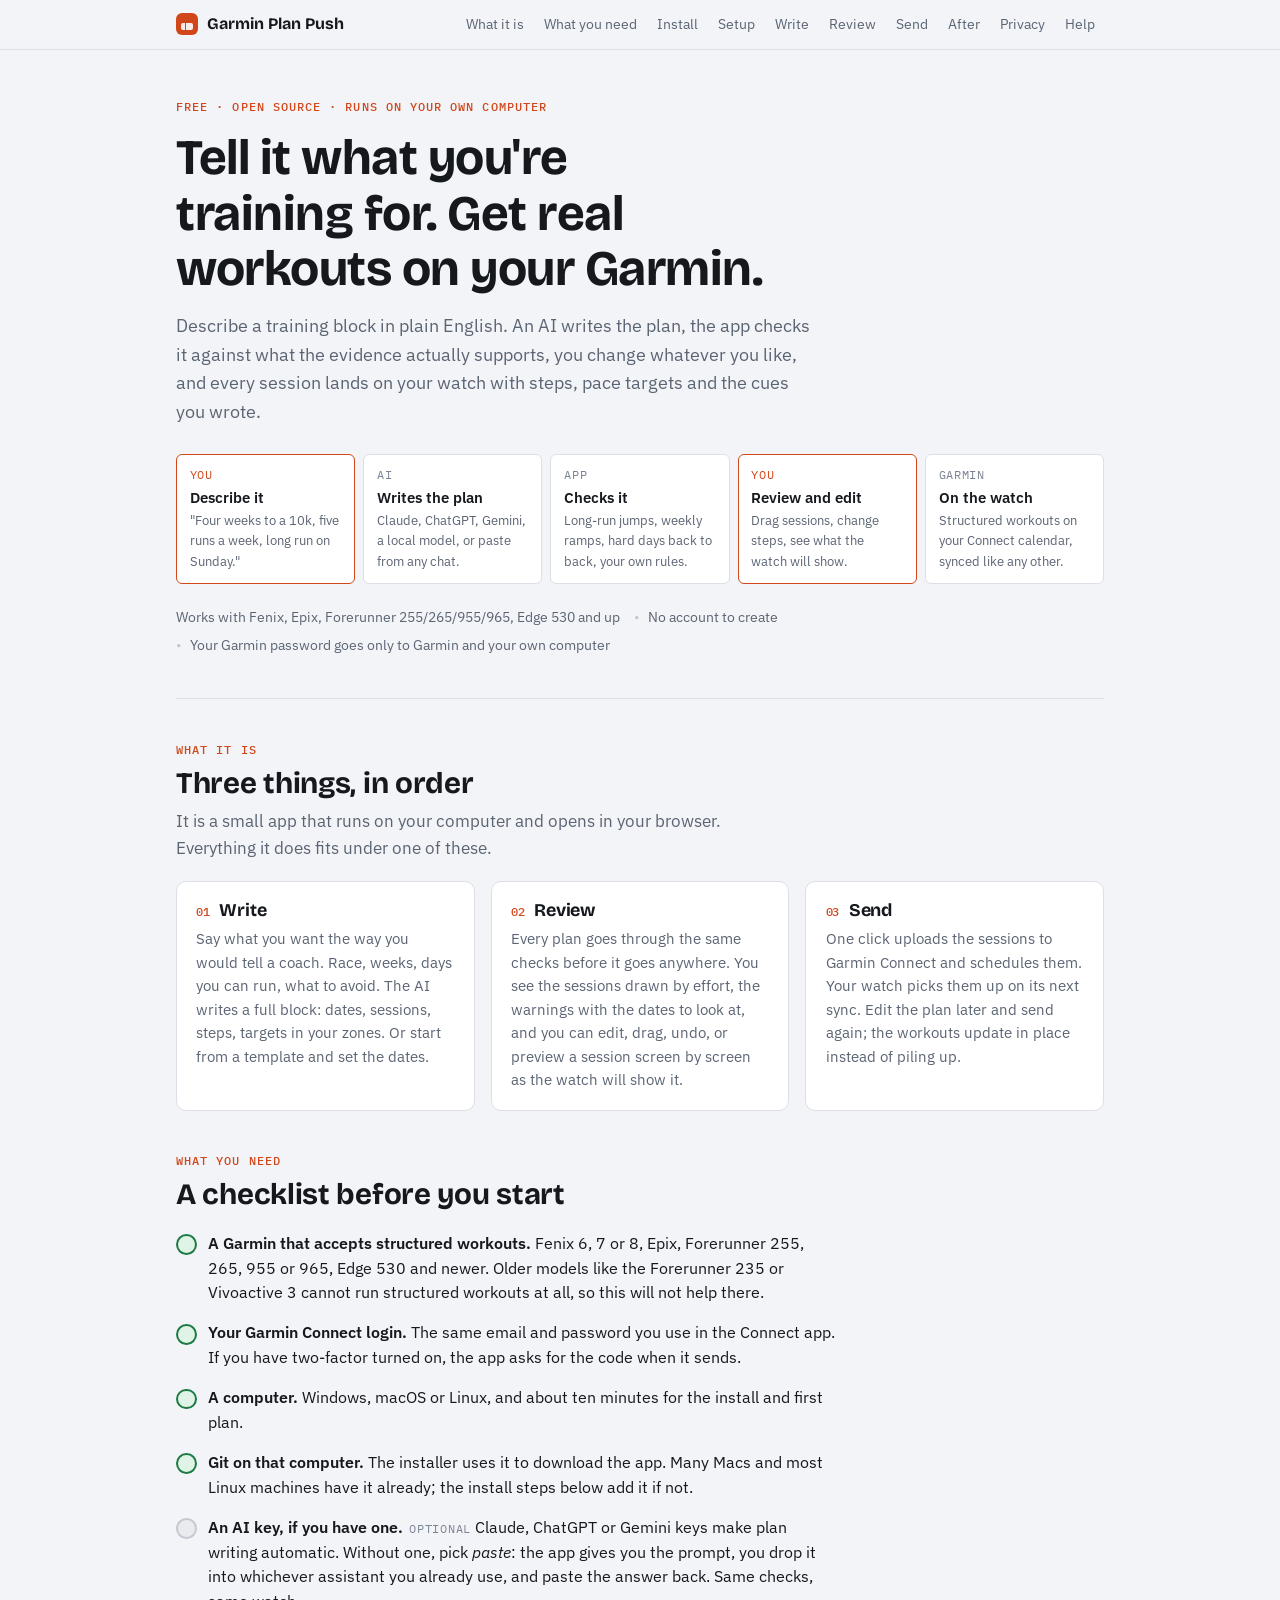
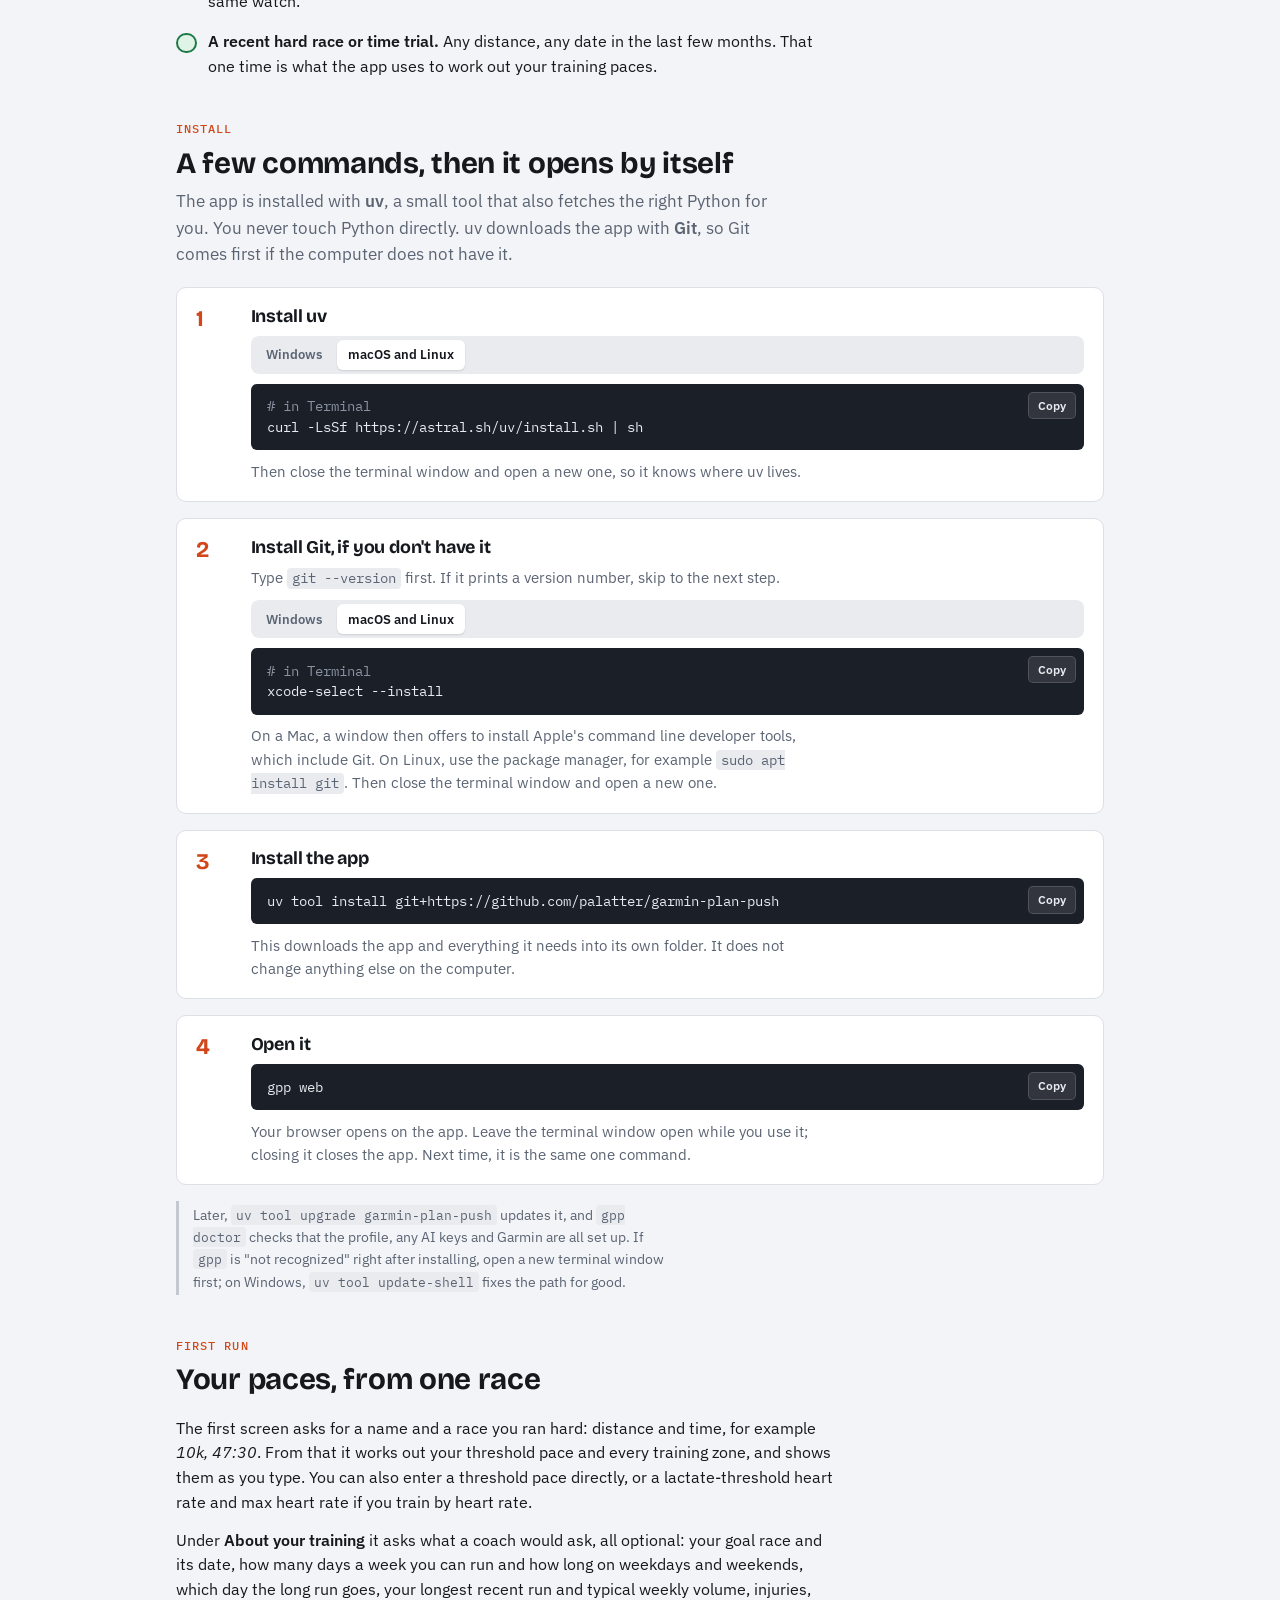
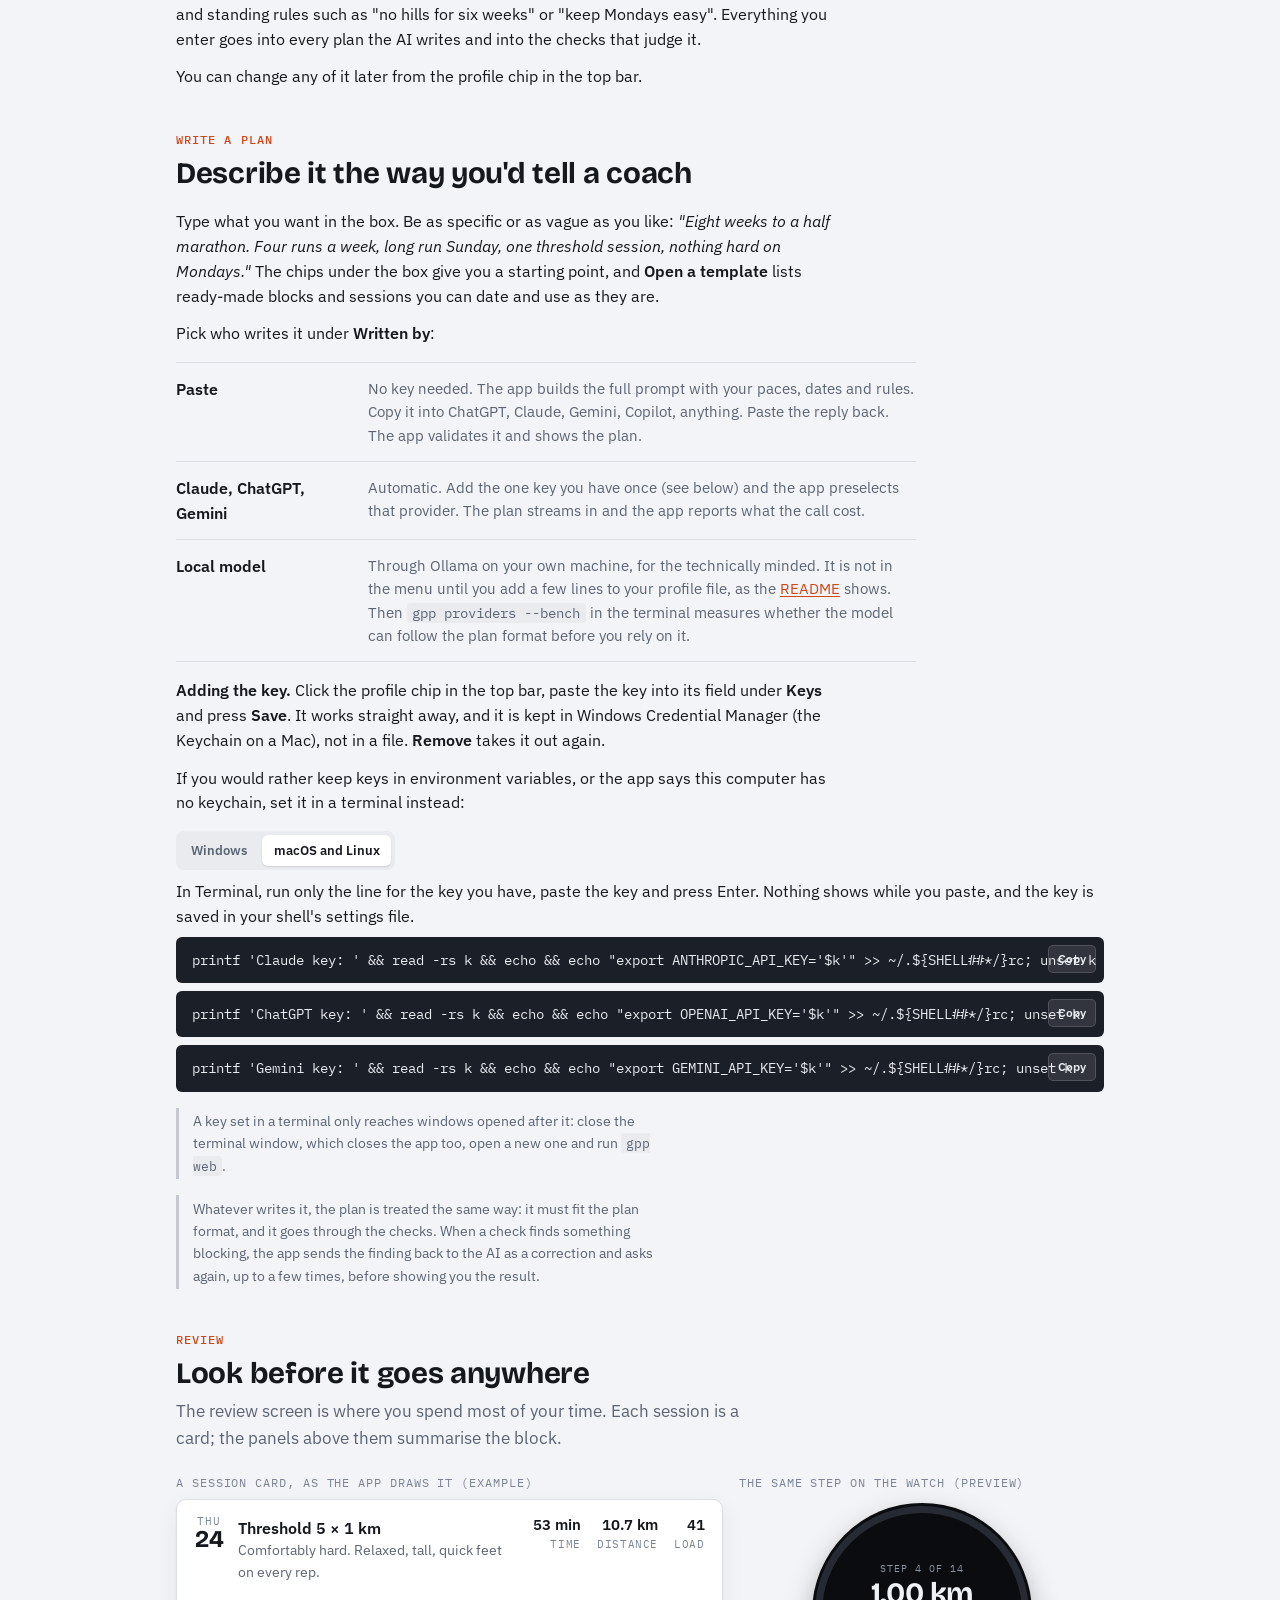
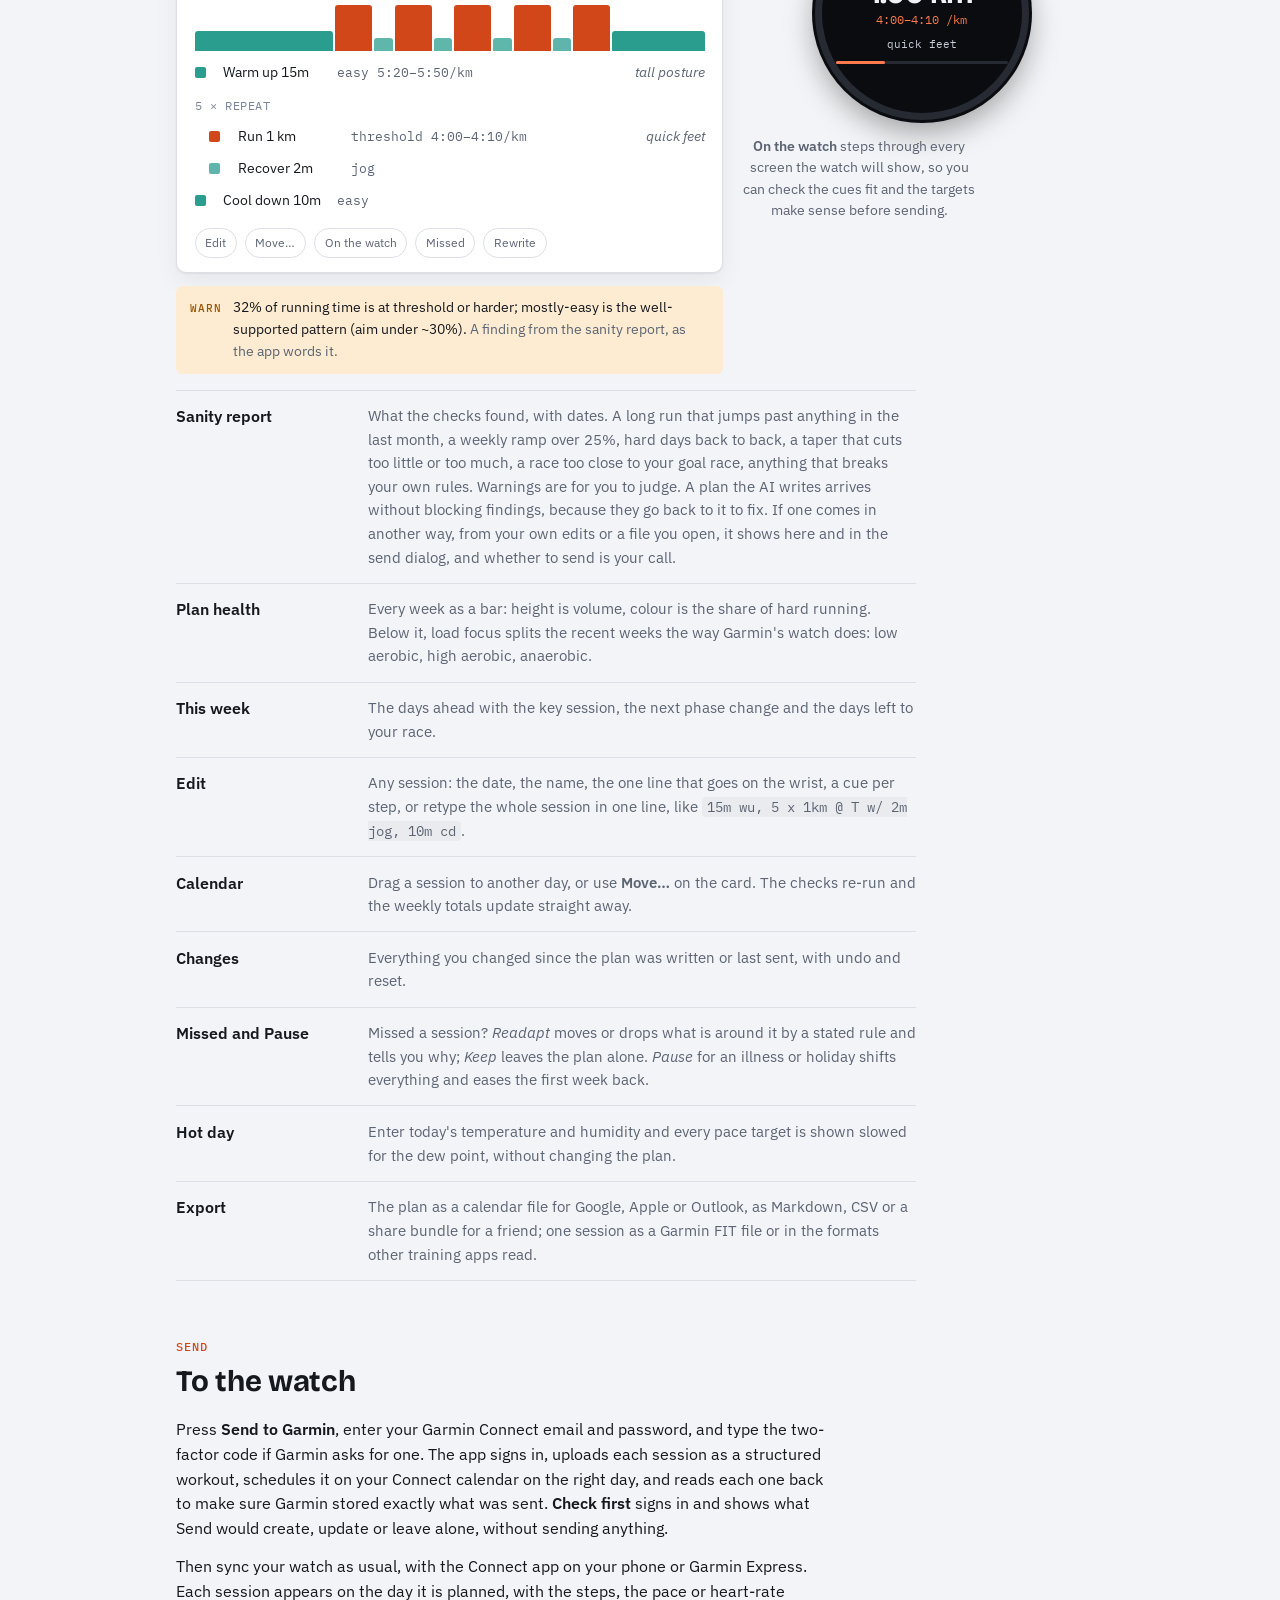
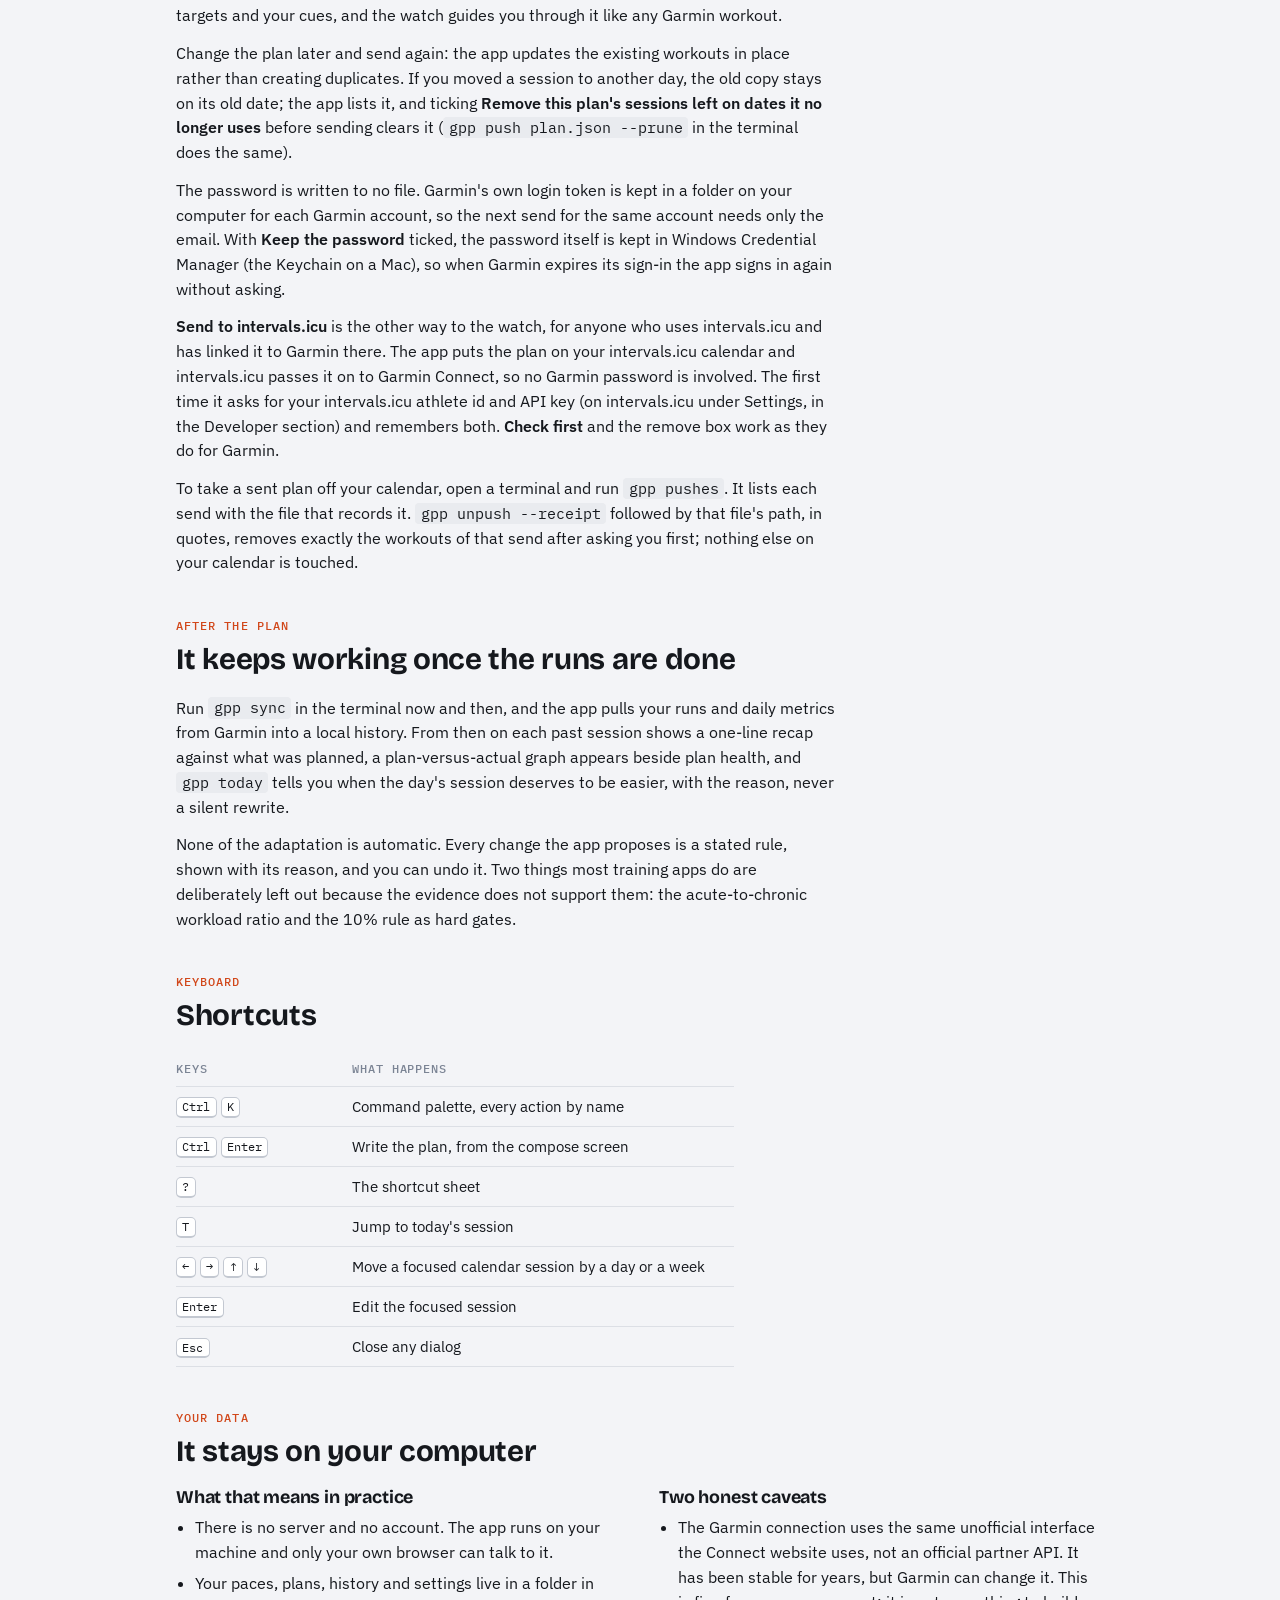
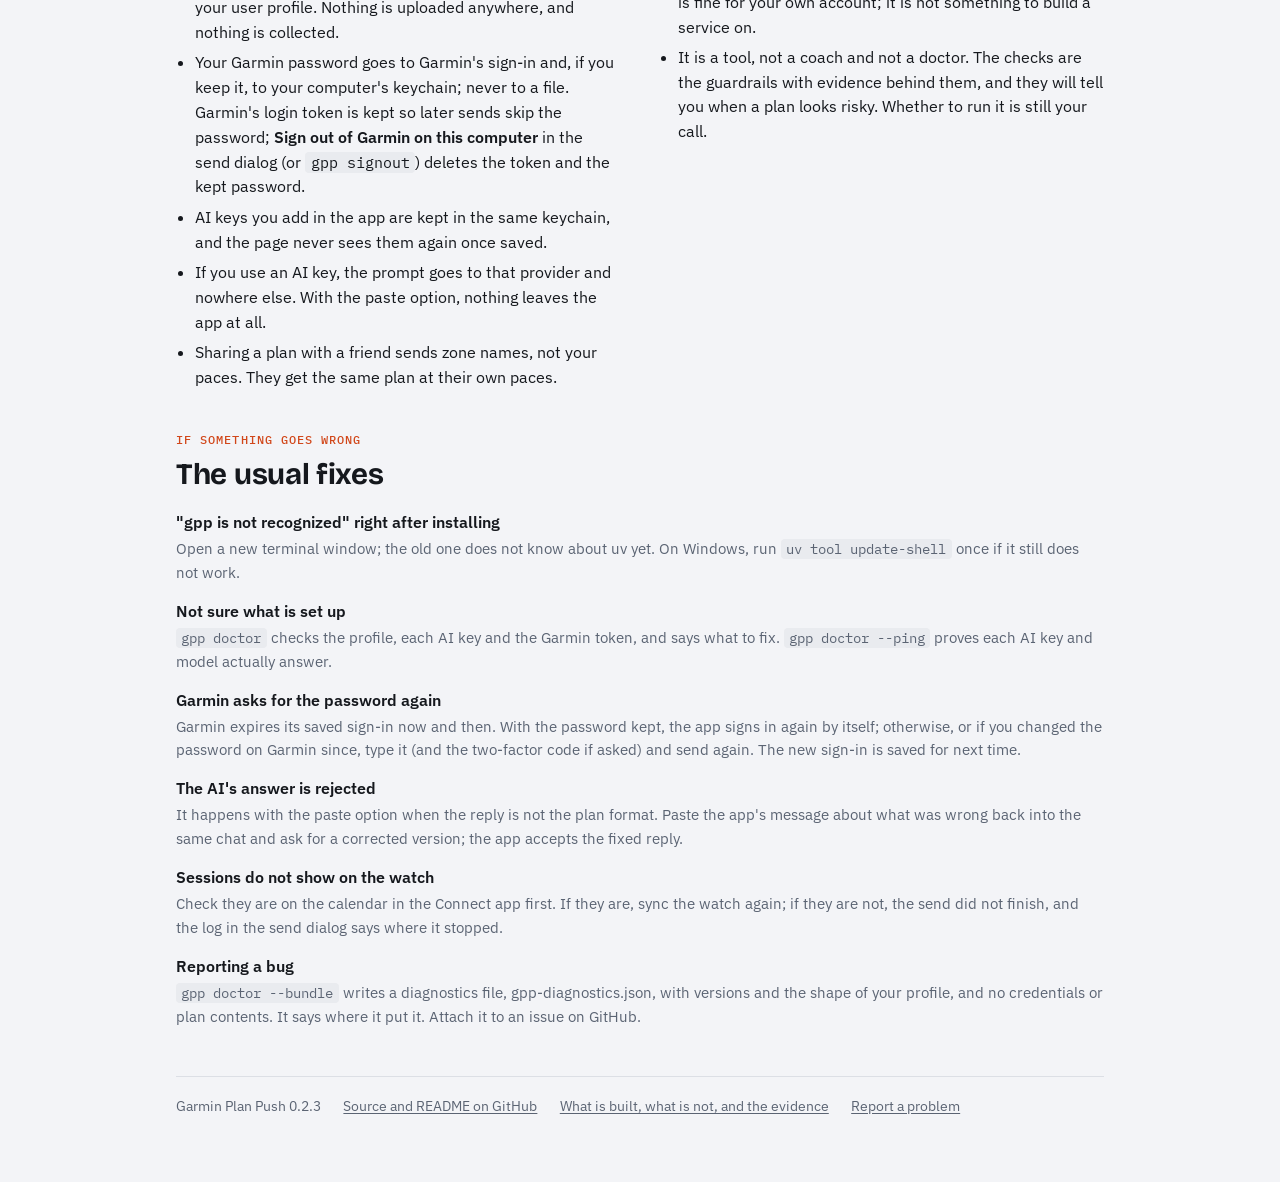
<file: docs/index.html>
<!doctype html>
<html lang="en">
<head>
<meta charset="utf-8">
<meta name="viewport" content="width=device-width, initial-scale=1, viewport-fit=cover">
<meta name="color-scheme" content="light dark">
<meta name="description" content="What Garmin Plan Push is, how to install it, and how to write, review and send a training plan to a Garmin watch.">
<meta name="theme-color" content="#d1471a">
<meta property="og:title" content="Garmin Plan Push Guide">
<meta property="og:description" content="What Garmin Plan Push is, how to install it, and how to write, review and send a training plan to a Garmin watch.">
<meta property="og:url" content="https://palatter.github.io/garmin-plan-push/">
<meta property="og:type" content="website">
<link rel="icon" href="icon.svg" type="image/svg+xml">
<title>Garmin Plan Push Guide</title>
<link rel="preconnect" href="https://fonts.googleapis.com">
<style>
  :root {
    --ground: #f3f4f7;
    --surface: #ffffff;
    --surface-2: #e9ebef;
    --ink: #15181d;
    --muted: #5b6473;
    --faint: #7b8494;
    --line: #dcdfe5;
    --line-strong: #c3c8d1;
    --accent: #d1471a;
    --accent-ink: #ffffff;
    --accent-soft: #fbe6de;
    --ok: #1d7a44;
    --ok-soft: #dff3e6;
    --warn: #9a5400;
    --warn-soft: #fdecd2;
    --easy: #2a9d8f;
    --threshold: #d1471a;
    --hard: #b3261e;
    --code-bg: #1b1f27;
    --code-ink: #e8ebf0;
    --code-muted: #8b93a3;
    --shadow: 0 1px 2px rgb(21 24 29 / .06), 0 8px 24px rgb(21 24 29 / .06);
    --radius: 10px;
    --radius-sm: 6px;
    --display: "Bricolage Grotesque", "Avenir Next", "Segoe UI", system-ui, sans-serif;
    --body: "IBM Plex Sans", "Segoe UI", Roboto, system-ui, sans-serif;
    --mono: "IBM Plex Mono", ui-monospace, "Cascadia Mono", Consolas, monospace;
  }
  @media (prefers-color-scheme: dark) {
    :root:not([data-theme="light"]) {
      --ground: #0f1216;
      --surface: #171b21;
      --surface-2: #20262e;
      --ink: #eceff3;
      --muted: #a2aab6;
      --faint: #7f8896;
      --line: #2a3039;
      --line-strong: #3b434f;
      --accent: #ff7a4d;
      --accent-ink: #1a0c07;
      --accent-soft: #3a1d13;
      --ok: #5ccb8a;
      --ok-soft: #14301f;
      --warn: #f2b35a;
      --warn-soft: #3a2a10;
      --easy: #3fb8a8;
      --threshold: #ff7a4d;
      --hard: #ff6b61;
      --code-bg: #0b0d11;
      --code-ink: #e8ebf0;
      --code-muted: #7f8896;
      --shadow: 0 1px 2px rgb(0 0 0 / .4), 0 8px 24px rgb(0 0 0 / .35);
    }
  }
  :root[data-theme="dark"] {
    --ground: #0f1216;
    --surface: #171b21;
    --surface-2: #20262e;
    --ink: #eceff3;
    --muted: #a2aab6;
    --faint: #7f8896;
    --line: #2a3039;
    --line-strong: #3b434f;
    --accent: #ff7a4d;
    --accent-ink: #1a0c07;
    --accent-soft: #3a1d13;
    --ok: #5ccb8a;
    --ok-soft: #14301f;
    --warn: #f2b35a;
    --warn-soft: #3a2a10;
    --easy: #3fb8a8;
    --threshold: #ff7a4d;
    --hard: #ff6b61;
    --code-bg: #0b0d11;
    --code-ink: #e8ebf0;
    --code-muted: #7f8896;
    --shadow: 0 1px 2px rgb(0 0 0 / .4), 0 8px 24px rgb(0 0 0 / .35);
  }

  * { box-sizing: border-box; }
  body {
    margin: 0;
    background: var(--ground);
    color: var(--ink);
    font-family: var(--body);
    font-size: 16px;
    line-height: 1.55;
    -webkit-font-smoothing: antialiased;
  }
  a { color: var(--accent); text-underline-offset: 2px; }
  a:hover { text-decoration-thickness: 2px; }
  :focus-visible { outline: 2px solid var(--accent); outline-offset: 2px; border-radius: 3px; }
  h1, h2, h3 { font-family: var(--display); line-height: 1.12; text-wrap: balance; margin: 0; letter-spacing: -.01em; }
  h1 { font-size: clamp(2rem, 5.2vw, 3.1rem); font-weight: 700; }
  h2 { font-size: clamp(1.45rem, 3vw, 1.85rem); font-weight: 700; }
  h3 { font-size: 1.12rem; font-weight: 700; }
  p { margin: 0; }
  p + p { margin-top: .8em; }
  code, kbd, pre { font-family: var(--mono); }
  code { font-size: .92em; background: var(--surface-2); padding: .08em .38em; border-radius: 4px; }
  kbd { font-size: .8em; padding: .12em .45em; border: 1px solid var(--line-strong); border-bottom-width: 2px; border-radius: 5px; background: var(--surface); }
  strong { font-weight: 600; }
  ul, ol { margin: 0; padding-left: 1.2rem; }
  li + li { margin-top: .35rem; }
  .muted { color: var(--muted); }

  /* nav */
  .nav {
    position: sticky; top: env(safe-area-inset-top, 0px); z-index: 5;
    background: color-mix(in srgb, var(--ground) 88%, transparent);
    backdrop-filter: blur(10px); -webkit-backdrop-filter: blur(10px);
    border-bottom: 1px solid var(--line);
  }
  .nav-inner {
    max-width: 960px; margin: 0 auto; padding: .55rem 16px;
    display: flex; align-items: center; gap: 1rem;
  }
  .brand { display: flex; align-items: center; gap: .55rem; font-family: var(--display); font-weight: 700; white-space: nowrap; color: var(--ink); text-decoration: none; }
  .brand-mark { width: 22px; height: 22px; border-radius: 6px; background: var(--accent); position: relative; flex: none; }
  .brand-mark::after { content: ""; position: absolute; left: 5px; right: 5px; bottom: 5px; height: 7px; border-radius: 2px; background: linear-gradient(90deg, var(--accent-ink) 0 30%, transparent 30% 45%, var(--accent-ink) 45% 100%); opacity: .9; }
  .nav-links { display: flex; gap: .15rem; overflow-x: auto; scrollbar-width: none; margin-left: auto; }
  .nav-links::-webkit-scrollbar { display: none; }
  .nav-links a { color: var(--muted); text-decoration: none; font-size: .86rem; padding: .3rem .55rem; border-radius: 6px; white-space: nowrap; }
  .nav-links a:hover { color: var(--ink); background: var(--surface-2); }

  /* layout */
  .wrap { max-width: 960px; margin: 0 auto; padding-block: 0 4rem; padding-inline: 16px; }
  section { padding-block: 2.6rem 0; scroll-margin-top: 3.6rem; }
  section > header { display: grid; gap: .5rem; margin-bottom: 1.2rem; max-width: 62ch; }
  .eyebrow { font-family: var(--mono); font-size: .74rem; text-transform: uppercase; letter-spacing: .09em; color: var(--accent); font-weight: 500; }
  .lede { font-size: 1.08rem; color: var(--muted); max-width: 60ch; }
  .prose { max-width: 66ch; }
  .prose p + p { margin-top: .8em; }
  .hr { border: 0; border-top: 1px solid var(--line); margin: 2.6rem 0 0; }

  /* hero */
  .hero { padding-block: 3rem 0; display: grid; gap: 1.4rem; }
  .hero-top { display: grid; gap: .9rem; max-width: 64ch; }
  .hero .lede { font-size: 1.15rem; }
  .flow {
    display: grid; grid-template-columns: repeat(5, minmax(0, 1fr)); gap: .5rem; align-items: stretch;
    margin-top: .4rem;
  }
  .flow-step { background: var(--surface); border: 1px solid var(--line); border-radius: var(--radius-sm); padding: .7rem .8rem; display: grid; gap: .25rem; min-width: 0; position: relative; }
  .flow-step .k { font-family: var(--mono); font-size: .72rem; color: var(--faint); letter-spacing: .06em; text-transform: uppercase; }
  .flow-step .v { font-weight: 600; font-size: .95rem; line-height: 1.25; }
  .flow-step .d { font-size: .82rem; color: var(--muted); }
  .flow-step.you { border-color: var(--accent); }
  .flow-step.you .k { color: var(--accent); }
  @media (max-width: 720px) { .flow { grid-template-columns: repeat(2, minmax(0, 1fr)); } .flow-step:last-child { grid-column: 1 / -1; } }
  .facts { display: flex; flex-wrap: wrap; gap: .4rem .9rem; font-size: .88rem; color: var(--muted); }
  .facts span::before { content: "•"; margin-right: .5rem; color: var(--line-strong); }
  .facts span:first-child::before { content: none; }

  /* cards */
  .grid-3 { display: grid; grid-template-columns: repeat(3, minmax(0, 1fr)); gap: 1rem; }
  @media (max-width: 720px) { .grid-3 { grid-template-columns: 1fr; } }
  .tile { background: var(--surface); border: 1px solid var(--line); border-radius: var(--radius); padding: 1.1rem 1.2rem; display: grid; gap: .45rem; align-content: start; }
  .tile h3 { display: flex; align-items: baseline; gap: .6rem; }
  .tile .num { font-family: var(--mono); font-size: .78rem; color: var(--accent); font-weight: 500; }
  .tile p { color: var(--muted); font-size: .95rem; }

  /* checklist */
  .check { list-style: none; padding: 0; display: grid; gap: .6rem; max-width: 66ch; }
  .check li { display: grid; grid-template-columns: 1.4rem 1fr; gap: .6rem; align-items: start; }
  .check li::before { content: ""; width: 1.05rem; height: 1.05rem; margin-top: .22rem; border-radius: 50%; border: 2px solid var(--ok); background: var(--ok-soft); background-image: linear-gradient(var(--ok), var(--ok)); background-size: 0; }
  .check li.opt::before { border-color: var(--line-strong); background: var(--surface-2); }
  .check .tag { font-family: var(--mono); font-size: .72rem; color: var(--faint); text-transform: uppercase; letter-spacing: .06em; margin-left: .4rem; }

  /* steps */
  .steps { display: grid; gap: 1rem; counter-reset: step; }
  .step { display: grid; grid-template-columns: 2.4rem 1fr; gap: 1rem; background: var(--surface); border: 1px solid var(--line); border-radius: var(--radius); padding: 1.1rem 1.2rem; }
  .step::before { counter-increment: step; content: counter(step); font-family: var(--display); font-weight: 700; font-size: 1.4rem; color: var(--accent); line-height: 1; padding-top: .15rem; }
  .step-body { display: grid; gap: .6rem; min-width: 0; }
  .step-body p { color: var(--muted); font-size: .95rem; max-width: 62ch; }
  .step-body h3 { color: var(--ink); }
  @media (max-width: 480px) { .step { grid-template-columns: 1fr; } .step::before { padding: 0; } }

  /* os tabs */
  .tabs { display: inline-flex; gap: .25rem; padding: .25rem; background: var(--surface-2); border-radius: 8px; }
  .tabs button { font: inherit; font-size: .84rem; font-weight: 600; color: var(--muted); background: none; border: 0; padding: .3rem .7rem; border-radius: 6px; cursor: pointer; }
  .tabs button[aria-selected="true"] { background: var(--surface); color: var(--ink); box-shadow: 0 1px 2px rgb(0 0 0 / .12); }

  /* code */
  .cmd { position: relative; background: var(--code-bg); color: var(--code-ink); border-radius: var(--radius-sm); padding: .8rem 5.4rem .8rem 1rem; overflow-x: auto; margin: 0; font-size: .86rem; line-height: 1.5; }
  .cmd pre { margin: 0; white-space: pre; }
  .cmd .c { color: var(--code-muted); }
  .cmd .copy { position: absolute; top: .5rem; right: .5rem; font: inherit; font-family: var(--body); font-size: .74rem; font-weight: 600; color: var(--code-ink); background: rgb(255 255 255 / .1); border: 1px solid rgb(255 255 255 / .15); border-radius: 5px; padding: .25rem .55rem; cursor: pointer; }
  .cmd .copy:hover { background: rgb(255 255 255 / .18); }
  .cmd .copy[data-done="1"] { color: #8ee0a8; }
  .note { font-size: .9rem; color: var(--muted); border-left: 3px solid var(--line-strong); padding: .15rem 0 .15rem .9rem; max-width: 62ch; }

  /* feature rows */
  .rows { display: grid; gap: 0; border-top: 1px solid var(--line); max-width: 74ch; }
  .row { display: grid; grid-template-columns: 11rem 1fr; gap: 1rem; padding: .85rem 0; border-bottom: 1px solid var(--line); }
  .row dt { font-weight: 600; }
  .row dd { margin: 0; color: var(--muted); font-size: .95rem; }
  @media (max-width: 560px) { .row { grid-template-columns: 1fr; gap: .2rem; } }

  /* mock: session card */
  .mocks { display: grid; grid-template-columns: minmax(0, 1.5fr) minmax(0, 1fr); gap: 1rem; margin: 1.4rem 0 .6rem; align-items: start; }
  @media (max-width: 720px) { .mocks { grid-template-columns: 1fr; } }
  .mock-label { font-family: var(--mono); font-size: .72rem; text-transform: uppercase; letter-spacing: .08em; color: var(--faint); margin-bottom: .45rem; }
  .card { background: var(--surface); border: 1px solid var(--line); border-radius: var(--radius); box-shadow: var(--shadow); overflow: hidden; }
  .card-head { display: grid; grid-template-columns: auto 1fr auto; gap: .9rem; align-items: start; padding: .95rem 1.1rem .6rem; }
  .date { text-align: center; line-height: 1; }
  .date .dow { font-family: var(--mono); font-size: .68rem; letter-spacing: .08em; text-transform: uppercase; color: var(--faint); }
  .date .dom { font-family: var(--display); font-weight: 700; font-size: 1.5rem; }
  .card-title { font-weight: 600; }
  .card-sub { font-size: .86rem; color: var(--muted); }
  .metrics { display: flex; gap: 1rem; font-variant-numeric: tabular-nums; }
  .metric { text-align: right; line-height: 1.15; }
  .metric b { display: block; font-weight: 600; font-size: .95rem; }
  .metric span { font-family: var(--mono); font-size: .66rem; letter-spacing: .06em; text-transform: uppercase; color: var(--faint); }
  .profile { display: flex; align-items: flex-end; gap: 2px; height: 58px; padding: 0 1.1rem; }
  .profile i { display: block; border-radius: 3px 3px 0 0; min-width: 4px; }
  .profile .e { background: var(--easy); height: 34%; }
  .profile .t { background: var(--threshold); height: 78%; }
  .profile .r { background: var(--easy); height: 22%; opacity: .75; }
  .steps-list { list-style: none; padding: .7rem 1.1rem 1rem; margin: 0; display: grid; gap: .3rem; font-size: .88rem; }
  .steps-list li { display: grid; grid-template-columns: 1.2rem 6.5rem 1fr auto; gap: .6rem; align-items: baseline; }
  .steps-list .sw { width: .7rem; height: .7rem; border-radius: 2px; display: inline-block; transform: translateY(1px); }
  .steps-list .z { font-family: var(--mono); font-size: .8rem; color: var(--muted); }
  .steps-list .rep { grid-column: 1 / -1; font-family: var(--mono); font-size: .74rem; color: var(--faint); letter-spacing: .05em; text-transform: uppercase; margin-top: .2rem; }
  .steps-list .in { padding-left: .9rem; }
  .cue { color: var(--muted); font-style: italic; }
  .card-foot { display: flex; gap: .5rem; padding: 0 1.1rem .9rem; flex-wrap: wrap; }
  .chip { font-size: .78rem; padding: .25rem .6rem; border: 1px solid var(--line); border-radius: 999px; color: var(--muted); background: var(--surface); }
  .finding { display: grid; grid-template-columns: auto 1fr; gap: .7rem; align-items: start; background: var(--warn-soft); color: var(--ink); padding: .7rem .9rem; border-radius: var(--radius-sm); font-size: .88rem; margin-top: .8rem; }
  .finding .sev { font-family: var(--mono); font-size: .68rem; letter-spacing: .08em; font-weight: 500; color: var(--warn); padding-top: .2rem; }

  /* mock: watch */
  .watch { display: grid; place-items: center; padding: .4rem 0; }
  .face { width: 214px; height: 214px; border-radius: 50%; background: #0a0c10; color: #eef1f5; border: 7px solid #262b33; box-shadow: 0 0 0 3px #0a0c10, 0 12px 30px rgb(0 0 0 / .35); display: grid; place-content: center; text-align: center; gap: .15rem; padding: 1.2rem; font-family: var(--mono); }
  .face .s { font-size: .62rem; letter-spacing: .1em; color: #8b93a3; }
  .face .n { font-family: var(--display); font-weight: 700; font-size: 1.85rem; letter-spacing: -.02em; line-height: 1; }
  .face .u { font-size: .74rem; color: #ff7a4d; }
  .face .q { font-size: .66rem; color: #c8ced8; margin-top: .4rem; line-height: 1.3; }
  .face .ring { width: 172px; height: 3px; margin: .45rem auto 0; background: #262b33; border-radius: 2px; position: relative; }
  .face .ring::after { content: ""; position: absolute; inset: 0 71% 0 0; background: #ff7a4d; border-radius: 2px; }
  .watch-cap { font-size: .86rem; color: var(--muted); text-align: center; max-width: 30ch; margin-top: .6rem; }

  /* shortcuts table */
  table { border-collapse: collapse; width: 100%; max-width: 62ch; font-size: .93rem; }
  th, td { text-align: left; padding: .5rem .6rem .5rem 0; border-bottom: 1px solid var(--line); vertical-align: top; }
  th { font-family: var(--mono); font-size: .72rem; letter-spacing: .08em; text-transform: uppercase; color: var(--faint); font-weight: 500; }
  td:first-child { white-space: nowrap; width: 11rem; }

  /* privacy + trouble */
  .two { display: grid; grid-template-columns: repeat(2, minmax(0, 1fr)); gap: 1.6rem 2.4rem; }
  @media (max-width: 720px) { .two { grid-template-columns: 1fr; } }
  .two h3 { margin-bottom: .5rem; }
  .qa { display: grid; gap: .9rem; }
  .qa dt { font-weight: 600; }
  .qa dd { margin: .15rem 0 0; color: var(--muted); font-size: .95rem; }

  footer { margin-top: 3rem; padding-top: 1.2rem; border-top: 1px solid var(--line); display: flex; flex-wrap: wrap; gap: .5rem 1.4rem; font-size: .86rem; color: var(--muted); }
  footer a { color: var(--muted); }

  @media (prefers-reduced-motion: no-preference) {
    .cmd .copy { transition: background .15s; }
    html { scroll-behavior: smooth; }
  }
  @media print {
    .nav, .copy { display: none !important; }
    body { background: #fff; color: #000; }
    .cmd { background: #f2f2f2; color: #000; border: 1px solid #ccc; }
  }
</style>
<style>img{max-width:100%}[hidden]{display:none!important}</style>
</head>
<body>
<div class="nav" role="navigation" aria-label="Sections">
  <div class="nav-inner">
    <a class="brand" href="#top"><span class="brand-mark" aria-hidden="true"></span>Garmin Plan Push</a>
    <div class="nav-links">
      <a href="#what">What it is</a>
      <a href="#need">What you need</a>
      <a href="#install">Install</a>
      <a href="#setup">Setup</a>
      <a href="#write">Write</a>
      <a href="#review">Review</a>
      <a href="#send">Send</a>
      <a href="#after">After</a>
      <a href="#privacy">Privacy</a>
      <a href="#help">Help</a>
    </div>
  </div>
</div>

<main class="wrap" id="top">

  <section class="hero">
    <div class="hero-top">
      <span class="eyebrow">Free · open source · runs on your own computer</span>
      <h1>Tell it what you're training for. Get real workouts on your Garmin.</h1>
      <p class="lede">Describe a training block in plain English. An AI writes the plan, the app checks it against what the evidence actually supports, you change whatever you like, and every session lands on your watch with steps, pace targets and the cues you wrote.</p>
    </div>
    <div class="flow" aria-label="How a plan gets to the watch">
      <div class="flow-step you"><span class="k">You</span><span class="v">Describe it</span><span class="d">"Four weeks to a 10k, five runs a week, long run on Sunday."</span></div>
      <div class="flow-step"><span class="k">AI</span><span class="v">Writes the plan</span><span class="d">Claude, ChatGPT, Gemini, a local model, or paste from any chat.</span></div>
      <div class="flow-step"><span class="k">App</span><span class="v">Checks it</span><span class="d">Long-run jumps, weekly ramps, hard days back to back, your own rules.</span></div>
      <div class="flow-step you"><span class="k">You</span><span class="v">Review and edit</span><span class="d">Drag sessions, change steps, see what the watch will show.</span></div>
      <div class="flow-step"><span class="k">Garmin</span><span class="v">On the watch</span><span class="d">Structured workouts on your Connect calendar, synced like any other.</span></div>
    </div>
    <div class="facts">
      <span>Works with Fenix, Epix, Forerunner 255/265/955/965, Edge 530 and up</span>
      <span>No account to create</span>
      <span>Your Garmin password goes only to Garmin and your own computer</span>
    </div>
  </section>

  <hr class="hr">

  <section id="what">
    <header>
      <span class="eyebrow">What it is</span>
      <h2>Three things, in order</h2>
      <p class="lede">It is a small app that runs on your computer and opens in your browser. Everything it does fits under one of these.</p>
    </header>
    <div class="grid-3">
      <div class="tile">
        <h3><span class="num">01</span>Write</h3>
        <p>Say what you want the way you would tell a coach. Race, weeks, days you can run, what to avoid. The AI writes a full block: dates, sessions, steps, targets in your zones. Or start from a template and set the dates.</p>
      </div>
      <div class="tile">
        <h3><span class="num">02</span>Review</h3>
        <p>Every plan goes through the same checks before it goes anywhere. You see the sessions drawn by effort, the warnings with the dates to look at, and you can edit, drag, undo, or preview a session screen by screen as the watch will show it.</p>
      </div>
      <div class="tile">
        <h3><span class="num">03</span>Send</h3>
        <p>One click uploads the sessions to Garmin Connect and schedules them. Your watch picks them up on its next sync. Edit the plan later and send again; the workouts update in place instead of piling up.</p>
      </div>
    </div>
  </section>

  <section id="need">
    <header>
      <span class="eyebrow">What you need</span>
      <h2>A checklist before you start</h2>
    </header>
    <ul class="check">
      <li><span><strong>A Garmin that accepts structured workouts.</strong> Fenix 6, 7 or 8, Epix, Forerunner 255, 265, 955 or 965, Edge 530 and newer. Older models like the Forerunner 235 or Vivoactive 3 cannot run structured workouts at all, so this will not help there.</span></li>
      <li><span><strong>Your Garmin Connect login.</strong> The same email and password you use in the Connect app. If you have two-factor turned on, the app asks for the code when it sends.</span></li>
      <li><span><strong>A computer.</strong> Windows, macOS or Linux, and about ten minutes for the install and first plan.</span></li>
      <li><span><strong>Git on that computer.</strong> The installer uses it to download the app. Many Macs and most Linux machines have it already; the install steps below add it if not.</span></li>
      <li class="opt"><span><strong>An AI key, if you have one.</strong><span class="tag">optional</span> Claude, ChatGPT or Gemini keys make plan writing automatic. Without one, pick <em>paste</em>: the app gives you the prompt, you drop it into whichever assistant you already use, and paste the answer back. Same checks, same watch.</span></li>
      <li><span><strong>A recent hard race or time trial.</strong> Any distance, any date in the last few months. That one time is what the app uses to work out your training paces.</span></li>
    </ul>
  </section>

  <section id="install">
    <header>
      <span class="eyebrow">Install</span>
      <h2>A few commands, then it opens by itself</h2>
      <p class="lede">The app is installed with <strong>uv</strong>, a small tool that also fetches the right Python for you. You never touch Python directly. uv downloads the app with <strong>Git</strong>, so Git comes first if the computer does not have it.</p>
    </header>
    <div class="steps">
      <div class="step">
        <div class="step-body">
          <h3>Install uv</h3>
          <div class="tabs" role="tablist" aria-label="Operating system">
            <button type="button" role="tab" id="tab-win" aria-selected="true" aria-controls="cmd-win" data-os="win">Windows</button>
            <button type="button" role="tab" id="tab-mac" aria-selected="false" aria-controls="cmd-mac" data-os="mac">macOS and Linux</button>
          </div>
          <div class="cmd" id="cmd-win" role="tabpanel" aria-labelledby="tab-win"><pre><span class="c"># in PowerShell</span>
powershell -ExecutionPolicy ByPass -c "irm https://astral.sh/uv/install.ps1 | iex"</pre><button type="button" class="copy" aria-label="Copy the uv install command">Copy</button></div>
          <div class="cmd" id="cmd-mac" role="tabpanel" aria-labelledby="tab-mac" hidden><pre><span class="c"># in Terminal</span>
curl -LsSf https://astral.sh/uv/install.sh | sh</pre><button type="button" class="copy" aria-label="Copy the uv install command">Copy</button></div>
          <p>Then close the terminal window and open a new one, so it knows where uv lives.</p>
        </div>
      </div>
      <div class="step">
        <div class="step-body">
          <h3>Install Git, if you don't have it</h3>
          <p>Type <code>git --version</code> first. If it prints a version number, skip to the next step.</p>
          <div class="tabs" role="tablist" aria-label="Operating system">
            <button type="button" role="tab" id="tab-git-win" aria-selected="true" aria-controls="git-win" data-os="win">Windows</button>
            <button type="button" role="tab" id="tab-git-mac" aria-selected="false" aria-controls="git-mac" data-os="mac">macOS and Linux</button>
          </div>
          <div class="cmd" id="git-win" role="tabpanel" aria-labelledby="tab-git-win"><pre><span class="c"># in PowerShell</span>
winget install --id Git.Git -e --source winget</pre><button type="button" class="copy" aria-label="Copy the Git install command">Copy</button></div>
          <div class="cmd" id="git-mac" role="tabpanel" aria-labelledby="tab-git-mac" hidden><pre><span class="c"># in Terminal</span>
xcode-select --install</pre><button type="button" class="copy" aria-label="Copy the Git install command">Copy</button></div>
          <p>On a Mac, a window then offers to install Apple's command line developer tools, which include Git. On Linux, use the package manager, for example <code>sudo apt install git</code>. Then close the terminal window and open a new one.</p>
        </div>
      </div>
      <div class="step">
        <div class="step-body">
          <h3>Install the app</h3>
          <div class="cmd"><pre>uv tool install git+https://github.com/palatter/garmin-plan-push</pre><button type="button" class="copy" aria-label="Copy the app install command">Copy</button></div>
          <p>This downloads the app and everything it needs into its own folder. It does not change anything else on the computer.</p>
        </div>
      </div>
      <div class="step">
        <div class="step-body">
          <h3>Open it</h3>
          <div class="cmd"><pre>gpp web</pre><button type="button" class="copy" aria-label="Copy the command that opens the app">Copy</button></div>
          <p>Your browser opens on the app. Leave the terminal window open while you use it; closing it closes the app. Next time, it is the same one command.</p>
        </div>
      </div>
    </div>
    <p class="note" style="margin-top:1rem">Later, <code>uv tool upgrade garmin-plan-push</code> updates it, and <code>gpp doctor</code> checks that the profile, any AI keys and Garmin are all set up. If <code>gpp</code> is "not recognized" right after installing, open a new terminal window first; on Windows, <code>uv tool update-shell</code> fixes the path for good.</p>
  </section>

  <section id="setup">
    <header>
      <span class="eyebrow">First run</span>
      <h2>Your paces, from one race</h2>
    </header>
    <div class="prose">
      <p>The first screen asks for a name and a race you ran hard: distance and time, for example <em>10k, 47:30</em>. From that it works out your threshold pace and every training zone, and shows them as you type. You can also enter a threshold pace directly, or a lactate-threshold heart rate and max heart rate if you train by heart rate.</p>
      <p>Under <strong>About your training</strong> it asks what a coach would ask, all optional: your goal race and its date, how many days a week you can run and how long on weekdays and weekends, which day the long run goes, your longest recent run and typical weekly volume, injuries, and standing rules such as "no hills for six weeks" or "keep Mondays easy". Everything you enter goes into every plan the AI writes and into the checks that judge it.</p>
      <p>You can change any of it later from the profile chip in the top bar.</p>
    </div>
  </section>

  <section id="write">
    <header>
      <span class="eyebrow">Write a plan</span>
      <h2>Describe it the way you'd tell a coach</h2>
    </header>
    <div class="prose">
      <p>Type what you want in the box. Be as specific or as vague as you like: <em>"Eight weeks to a half marathon. Four runs a week, long run Sunday, one threshold session, nothing hard on Mondays."</em> The chips under the box give you a starting point, and <strong>Open a template</strong> lists ready-made blocks and sessions you can date and use as they are.</p>
      <p>Pick who writes it under <strong>Written by</strong>:</p>
    </div>
    <dl class="rows" style="margin-top:1rem">
      <div class="row"><dt>Paste</dt><dd>No key needed. The app builds the full prompt with your paces, dates and rules. Copy it into ChatGPT, Claude, Gemini, Copilot, anything. Paste the reply back. The app validates it and shows the plan.</dd></div>
      <div class="row"><dt>Claude, ChatGPT, Gemini</dt><dd>Automatic. Add the one key you have once (see below) and the app preselects that provider. The plan streams in and the app reports what the call cost.</dd></div>
      <div class="row"><dt>Local model</dt><dd>Through Ollama on your own machine, for the technically minded. It is not in the menu until you add a few lines to your profile file, as the <a href="https://github.com/palatter/garmin-plan-push#ai-providers">README</a> shows. Then <code>gpp providers --bench</code> in the terminal measures whether the model can follow the plan format before you rely on it.</dd></div>
    </dl>
    <div class="prose" style="margin-top:1rem">
      <p><strong>Adding the key.</strong> Click the profile chip in the top bar, paste the key into its field under <strong>Keys</strong> and press <strong>Save</strong>. It works straight away, and it is kept in Windows Credential Manager (the Keychain on a Mac), not in a file. <strong>Remove</strong> takes it out again.</p>
      <p>If you would rather keep keys in environment variables, or the app says this computer has no keychain, set it in a terminal instead:</p>
    </div>
    <div class="tabs" role="tablist" aria-label="Operating system" style="margin-top:1rem">
      <button type="button" role="tab" id="tab-key-win" aria-selected="true" aria-controls="key-win" data-os="win">Windows</button>
      <button type="button" role="tab" id="tab-key-mac" aria-selected="false" aria-controls="key-mac" data-os="mac">macOS and Linux</button>
    </div>
    <div id="key-win" role="tabpanel" aria-labelledby="tab-key-win" style="display:grid;gap:.5rem;margin-top:.6rem">
      <p>In PowerShell, run only the line for the key you have, and paste the key when it asks. It stays out of the command history.</p>
      <div class="cmd"><pre>setx ANTHROPIC_API_KEY (Read-Host "Claude key")</pre><button type="button" class="copy" aria-label="Copy the Claude key command">Copy</button></div>
      <div class="cmd"><pre>setx OPENAI_API_KEY (Read-Host "ChatGPT key")</pre><button type="button" class="copy" aria-label="Copy the ChatGPT key command">Copy</button></div>
      <div class="cmd"><pre>setx GEMINI_API_KEY (Read-Host "Gemini key")</pre><button type="button" class="copy" aria-label="Copy the Gemini key command">Copy</button></div>
    </div>
    <div id="key-mac" role="tabpanel" aria-labelledby="tab-key-mac" style="display:grid;gap:.5rem;margin-top:.6rem" hidden>
      <p>In Terminal, run only the line for the key you have, paste the key and press Enter. Nothing shows while you paste, and the key is saved in your shell's settings file.</p>
      <div class="cmd"><pre>printf 'Claude key: ' &amp;&amp; read -rs k &amp;&amp; echo &amp;&amp; echo "export ANTHROPIC_API_KEY='$k'" &gt;&gt; ~/.${SHELL##*/}rc; unset k</pre><button type="button" class="copy" aria-label="Copy the Claude key command">Copy</button></div>
      <div class="cmd"><pre>printf 'ChatGPT key: ' &amp;&amp; read -rs k &amp;&amp; echo &amp;&amp; echo "export OPENAI_API_KEY='$k'" &gt;&gt; ~/.${SHELL##*/}rc; unset k</pre><button type="button" class="copy" aria-label="Copy the ChatGPT key command">Copy</button></div>
      <div class="cmd"><pre>printf 'Gemini key: ' &amp;&amp; read -rs k &amp;&amp; echo &amp;&amp; echo "export GEMINI_API_KEY='$k'" &gt;&gt; ~/.${SHELL##*/}rc; unset k</pre><button type="button" class="copy" aria-label="Copy the Gemini key command">Copy</button></div>
    </div>
    <p class="note" style="margin-top:1rem">A key set in a terminal only reaches windows opened after it: close the terminal window, which closes the app too, open a new one and run <code>gpp web</code>.</p>
    <p class="note" style="margin-top:1rem">Whatever writes it, the plan is treated the same way: it must fit the plan format, and it goes through the checks. When a check finds something blocking, the app sends the finding back to the AI as a correction and asks again, up to a few times, before showing you the result.</p>
  </section>

  <section id="review">
    <header>
      <span class="eyebrow">Review</span>
      <h2>Look before it goes anywhere</h2>
      <p class="lede">The review screen is where you spend most of your time. Each session is a card; the panels above them summarise the block.</p>
    </header>

    <div class="mocks">
      <div>
        <div class="mock-label">A session card, as the app draws it (example)</div>
        <article class="card" aria-label="Example session card">
          <div class="card-head">
            <div class="date"><div class="dow">Thu</div><div class="dom">24</div></div>
            <div><div class="card-title">Threshold 5 × 1 km</div><div class="card-sub">Comfortably hard. Relaxed, tall, quick feet on every rep.</div></div>
            <div class="metrics">
              <div class="metric"><b>53 min</b><span>time</span></div>
              <div class="metric"><b>10.7 km</b><span>distance</span></div>
              <div class="metric"><b>41</b><span>load</span></div>
            </div>
          </div>
          <div class="profile" aria-hidden="true">
            <i class="e" style="flex:15"></i>
            <i class="t" style="flex:4"></i><i class="r" style="flex:2"></i>
            <i class="t" style="flex:4"></i><i class="r" style="flex:2"></i>
            <i class="t" style="flex:4"></i><i class="r" style="flex:2"></i>
            <i class="t" style="flex:4"></i><i class="r" style="flex:2"></i>
            <i class="t" style="flex:4"></i>
            <i class="e" style="flex:10"></i>
          </div>
          <ol class="steps-list">
            <li><span class="sw" style="background:var(--easy)"></span><span>Warm up 15m</span><span class="z">easy 5:20–5:50/km</span><span class="cue">tall posture</span></li>
            <li><span class="rep">5 × repeat</span></li>
            <li class="in"><span class="sw" style="background:var(--threshold)"></span><span>Run 1 km</span><span class="z">threshold 4:00–4:10/km</span><span class="cue">quick feet</span></li>
            <li class="in"><span class="sw" style="background:var(--easy);opacity:.75"></span><span>Recover 2m</span><span class="z">jog</span><span></span></li>
            <li><span class="sw" style="background:var(--easy)"></span><span>Cool down 10m</span><span class="z">easy</span><span></span></li>
          </ol>
          <div class="card-foot"><span class="chip">Edit</span><span class="chip">Move…</span><span class="chip">On the watch</span><span class="chip">Missed</span><span class="chip">Rewrite</span></div>
        </article>
        <div class="finding" role="note"><span class="sev">WARN</span><span>32% of running time is at threshold or harder; mostly-easy is the well-supported pattern (aim under ~30%). <span class="muted">A finding from the sanity report, as the app words it.</span></span></div>
      </div>
      <div>
        <div class="mock-label">The same step on the watch (preview)</div>
        <div class="watch" aria-label="Example watch screen">
          <div class="face">
            <div class="s">STEP 4 OF 14</div>
            <div class="n">1.00 km</div>
            <div class="u">4:00–4:10 /km</div>
            <div class="q">quick feet</div>
            <div class="ring" aria-hidden="true"></div>
          </div>
        </div>
        <p class="watch-cap"><strong>On the watch</strong> steps through every screen the watch will show, so you can check the cues fit and the targets make sense before sending.</p>
      </div>
    </div>

    <dl class="rows">
      <div class="row"><dt>Sanity report</dt><dd>What the checks found, with dates. A long run that jumps past anything in the last month, a weekly ramp over 25%, hard days back to back, a taper that cuts too little or too much, a race too close to your goal race, anything that breaks your own rules. Warnings are for you to judge. A plan the AI writes arrives without blocking findings, because they go back to it to fix. If one comes in another way, from your own edits or a file you open, it shows here and in the send dialog, and whether to send is your call.</dd></div>
      <div class="row"><dt>Plan health</dt><dd>Every week as a bar: height is volume, colour is the share of hard running. Below it, load focus splits the recent weeks the way Garmin's watch does: low aerobic, high aerobic, anaerobic.</dd></div>
      <div class="row"><dt>This week</dt><dd>The days ahead with the key session, the next phase change and the days left to your race.</dd></div>
      <div class="row"><dt>Edit</dt><dd>Any session: the date, the name, the one line that goes on the wrist, a cue per step, or retype the whole session in one line, like <code>15m wu, 5 x 1km @ T w/ 2m jog, 10m cd</code>.</dd></div>
      <div class="row"><dt>Calendar</dt><dd>Drag a session to another day, or use <strong>Move…</strong> on the card. The checks re-run and the weekly totals update straight away.</dd></div>
      <div class="row"><dt>Changes</dt><dd>Everything you changed since the plan was written or last sent, with undo and reset.</dd></div>
      <div class="row"><dt>Missed and Pause</dt><dd>Missed a session? <em>Readapt</em> moves or drops what is around it by a stated rule and tells you why; <em>Keep</em> leaves the plan alone. <em>Pause</em> for an illness or holiday shifts everything and eases the first week back.</dd></div>
      <div class="row"><dt>Hot day</dt><dd>Enter today's temperature and humidity and every pace target is shown slowed for the dew point, without changing the plan.</dd></div>
      <div class="row"><dt>Export</dt><dd>The plan as a calendar file for Google, Apple or Outlook, as Markdown, CSV or a share bundle for a friend; one session as a Garmin FIT file or in the formats other training apps read.</dd></div>
    </dl>
  </section>

  <section id="send">
    <header>
      <span class="eyebrow">Send</span>
      <h2>To the watch</h2>
    </header>
    <div class="prose">
      <p>Press <strong>Send to Garmin</strong>, enter your Garmin Connect email and password, and type the two-factor code if Garmin asks for one. The app signs in, uploads each session as a structured workout, schedules it on your Connect calendar on the right day, and reads each one back to make sure Garmin stored exactly what was sent. <strong>Check first</strong> signs in and shows what Send would create, update or leave alone, without sending anything.</p>
      <p>Then sync your watch as usual, with the Connect app on your phone or Garmin Express. Each session appears on the day it is planned, with the steps, the pace or heart-rate targets and your cues, and the watch guides you through it like any Garmin workout.</p>
      <p>Change the plan later and send again: the app updates the existing workouts in place rather than creating duplicates. If you moved a session to another day, the old copy stays on its old date; the app lists it, and ticking <strong>Remove this plan's sessions left on dates it no longer uses</strong> before sending clears it (<code>gpp push plan.json --prune</code> in the terminal does the same).</p>
      <p>The password is written to no file. Garmin's own login token is kept in a folder on your computer for each Garmin account, so the next send for the same account needs only the email. With <strong>Keep the password</strong> ticked, the password itself is kept in Windows Credential Manager (the Keychain on a Mac), so when Garmin expires its sign-in the app signs in again without asking.</p>
      <p><strong>Send to intervals.icu</strong> is the other way to the watch, for anyone who uses intervals.icu and has linked it to Garmin there. The app puts the plan on your intervals.icu calendar and intervals.icu passes it on to Garmin Connect, so no Garmin password is involved. The first time it asks for your intervals.icu athlete id and API key (on intervals.icu under Settings, in the Developer section) and remembers both. <strong>Check first</strong> and the remove box work as they do for Garmin.</p>
      <p>To take a sent plan off your calendar, open a terminal and run <code>gpp pushes</code>. It lists each send with the file that records it. <code>gpp unpush --receipt</code> followed by that file's path, in quotes, removes exactly the workouts of that send after asking you first; nothing else on your calendar is touched.</p>
    </div>
  </section>

  <section id="after">
    <header>
      <span class="eyebrow">After the plan</span>
      <h2>It keeps working once the runs are done</h2>
    </header>
    <div class="prose">
      <p>Run <code>gpp sync</code> in the terminal now and then, and the app pulls your runs and daily metrics from Garmin into a local history. From then on each past session shows a one-line recap against what was planned, a plan-versus-actual graph appears beside plan health, and <code>gpp today</code> tells you when the day's session deserves to be easier, with the reason, never a silent rewrite.</p>
      <p>None of the adaptation is automatic. Every change the app proposes is a stated rule, shown with its reason, and you can undo it. Two things most training apps do are deliberately left out because the evidence does not support them: the acute-to-chronic workload ratio and the 10% rule as hard gates.</p>
    </div>
  </section>

  <section id="keys">
    <header>
      <span class="eyebrow">Keyboard</span>
      <h2>Shortcuts</h2>
    </header>
    <table>
      <thead><tr><th scope="col">Keys</th><th scope="col">What happens</th></tr></thead>
      <tbody>
        <tr><td><kbd>Ctrl</kbd> <kbd>K</kbd></td><td>Command palette, every action by name</td></tr>
        <tr><td><kbd>Ctrl</kbd> <kbd>Enter</kbd></td><td>Write the plan, from the compose screen</td></tr>
        <tr><td><kbd>?</kbd></td><td>The shortcut sheet</td></tr>
        <tr><td><kbd>T</kbd></td><td>Jump to today's session</td></tr>
        <tr><td><kbd>←</kbd> <kbd>→</kbd> <kbd>↑</kbd> <kbd>↓</kbd></td><td>Move a focused calendar session by a day or a week</td></tr>
        <tr><td><kbd>Enter</kbd></td><td>Edit the focused session</td></tr>
        <tr><td><kbd>Esc</kbd></td><td>Close any dialog</td></tr>
      </tbody>
    </table>
  </section>

  <section id="privacy">
    <header>
      <span class="eyebrow">Your data</span>
      <h2>It stays on your computer</h2>
    </header>
    <div class="two">
      <div>
        <h3>What that means in practice</h3>
        <ul>
          <li>There is no server and no account. The app runs on your machine and only your own browser can talk to it.</li>
          <li>Your paces, plans, history and settings live in a folder in your user profile. Nothing is uploaded anywhere, and nothing is collected.</li>
          <li>Your Garmin password goes to Garmin's sign-in and, if you keep it, to your computer's keychain; never to a file. Garmin's login token is kept so later sends skip the password; <strong>Sign out of Garmin on this computer</strong> in the send dialog (or <code>gpp signout</code>) deletes the token and the kept password.</li>
          <li>AI keys you add in the app are kept in the same keychain, and the page never sees them again once saved.</li>
          <li>If you use an AI key, the prompt goes to that provider and nowhere else. With the paste option, nothing leaves the app at all.</li>
          <li>Sharing a plan with a friend sends zone names, not your paces. They get the same plan at their own paces.</li>
        </ul>
      </div>
      <div>
        <h3>Two honest caveats</h3>
        <ul>
          <li>The Garmin connection uses the same unofficial interface the Connect website uses, not an official partner API. It has been stable for years, but Garmin can change it. This is fine for your own account; it is not something to build a service on.</li>
          <li>It is a tool, not a coach and not a doctor. The checks are the guardrails with evidence behind them, and they will tell you when a plan looks risky. Whether to run it is still your call.</li>
        </ul>
      </div>
    </div>
  </section>

  <section id="help">
    <header>
      <span class="eyebrow">If something goes wrong</span>
      <h2>The usual fixes</h2>
    </header>
    <dl class="qa">
      <div><dt>"gpp is not recognized" right after installing</dt><dd>Open a new terminal window; the old one does not know about uv yet. On Windows, run <code>uv tool update-shell</code> once if it still does not work.</dd></div>
      <div><dt>Not sure what is set up</dt><dd><code>gpp doctor</code> checks the profile, each AI key and the Garmin token, and says what to fix. <code>gpp doctor --ping</code> proves each AI key and model actually answer.</dd></div>
      <div><dt>Garmin asks for the password again</dt><dd>Garmin expires its saved sign-in now and then. With the password kept, the app signs in again by itself; otherwise, or if you changed the password on Garmin since, type it (and the two-factor code if asked) and send again. The new sign-in is saved for next time.</dd></div>
      <div><dt>The AI's answer is rejected</dt><dd>It happens with the paste option when the reply is not the plan format. Paste the app's message about what was wrong back into the same chat and ask for a corrected version; the app accepts the fixed reply.</dd></div>
      <div><dt>Sessions do not show on the watch</dt><dd>Check they are on the calendar in the Connect app first. If they are, sync the watch again; if they are not, the send did not finish, and the log in the send dialog says where it stopped.</dd></div>
      <div><dt>Reporting a bug</dt><dd><code>gpp doctor --bundle</code> writes a diagnostics file, gpp-diagnostics.json, with versions and the shape of your profile, and no credentials or plan contents. It says where it put it. Attach it to an issue on GitHub.</dd></div>
    </dl>
  </section>

  <footer>
    <span>Garmin Plan Push 0.2.3</span>
    <a href="https://github.com/palatter/garmin-plan-push">Source and README on GitHub</a>
    <a href="https://github.com/palatter/garmin-plan-push/blob/main/ROADMAP.md">What is built, what is not, and the evidence</a>
    <a href="https://github.com/palatter/garmin-plan-push/issues">Report a problem</a>
  </footer>
</main>

<script>
(function () {
  // Fonts load after first paint, so the page never waits on them.
  var f = document.createElement('link');
  f.rel = 'stylesheet';
  f.href = 'https://fonts.googleapis.com/css2?family=Bricolage+Grotesque:opsz,wght@12..96,500;12..96,700&family=IBM+Plex+Sans:wght@400;600&family=IBM+Plex+Mono:wght@400;500&display=swap';
  document.head.appendChild(f);
  var tabs = document.querySelectorAll('[role="tab"]');
  function pick(os) {
    tabs.forEach(function (t) {
      var on = t.dataset.os === os;
      t.setAttribute('aria-selected', on ? 'true' : 'false');
      var panel = document.getElementById(t.getAttribute('aria-controls'));
      if (panel) panel.hidden = !on;
    });
    try { localStorage.setItem('gpp-guide-os', os); } catch (e) {}
  }
  tabs.forEach(function (t) { t.addEventListener('click', function () { pick(t.dataset.os); }); });
  var saved = null;
  try { saved = localStorage.getItem('gpp-guide-os'); } catch (e) {}
  if (!saved) saved = /Mac|iPhone|iPad|Linux|Android/.test(navigator.platform + ' ' + navigator.userAgent) && !/Windows/.test(navigator.userAgent) ? 'mac' : 'win';
  pick(saved);

  document.querySelectorAll('.copy').forEach(function (btn) {
    btn.addEventListener('click', function () {
      var pre = btn.parentNode.querySelector('pre');
      var text = pre.innerText.split('\n').filter(function (l) { return l.trim() && l.trim().charAt(0) !== '#'; })
        .map(function (l) { return l.replace(/\s+#.*$/, ''); }).join('\n');
      function done(ok) {
        btn.textContent = ok ? 'Copied' : 'Select and copy';
        btn.dataset.done = ok ? '1' : '';
        setTimeout(function () { btn.textContent = 'Copy'; btn.dataset.done = ''; }, 1800);
      }
      try {
        navigator.clipboard.writeText(text).then(function () { done(true); }, function () { fallback(); });
      } catch (e) { fallback(); }
      function fallback() {
        try {
          var range = document.createRange(); range.selectNodeContents(pre);
          var sel = window.getSelection(); sel.removeAllRanges(); sel.addRange(range);
          done(document.execCommand('copy'));
        } catch (e2) { done(false); }
      }
    });
  });
})();
</script>
</body>
</html>
</file>
